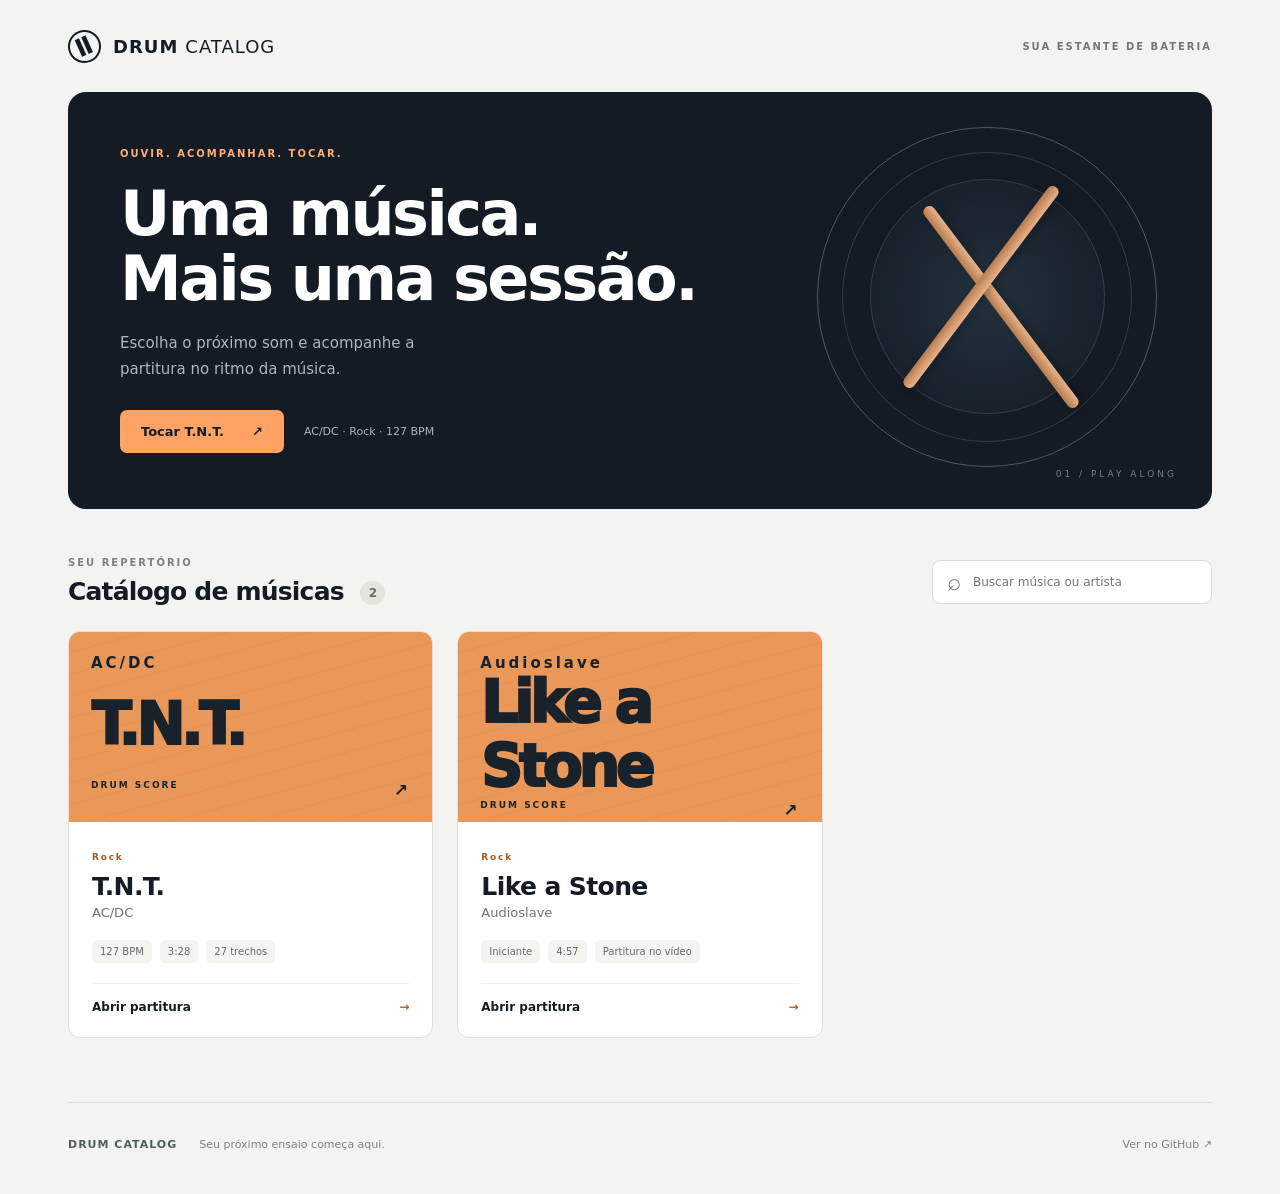
<file: index.html>
<!doctype html>
<html lang="pt-BR"><head><meta charset="utf-8"><meta name="viewport" content="width=device-width, initial-scale=1"><meta name="description" content="Seu catálogo de músicas para estudar bateria com partituras e acompanhamento visual."><meta name="theme-color" content="#141b24"><title>Drum Catalog · Músicas para tocar</title><link rel="stylesheet" href="assets/catalogo.css"><script src="assets/catalogo.js" defer></script></head>
<body><header class="top"><a href="./" class="brand" aria-label="Drum Catalog, início"><span class="brand-mark" aria-hidden="true">Ⅱ</span> DRUM <span>CATALOG</span></a><span class="top-label">SUA ESTANTE DE BATERIA</span></header>
<main><section class="hero"><div class="eyebrow">OUVIR. ACOMPANHAR. TOCAR.</div><h1>Uma música.<br>Mais uma sessão.</h1><p>Escolha o próximo som e acompanhe a partitura no ritmo da música.</p><div class="hero-bottom"><a class="primary" href="musicas/tnt-acdc/">Tocar T.N.T. <span aria-hidden="true">↗</span></a><span class="hero-detail">AC/DC · Rock · 127 BPM</span></div><div class="hero-art" aria-hidden="true"><div class="ring r1"></div><div class="ring r2"></div><div class="ring r3"></div><div class="stick s1"></div><div class="stick s2"></div><span>01 / PLAY ALONG</span></div></section>
<section class="library" aria-labelledby="library-title"><div class="section-head"><div><div class="eyebrow">SEU REPERTÓRIO</div><h2 id="library-title">Catálogo de músicas <span id="count">1</span></h2></div><label class="search"><span aria-hidden="true">⌕</span><input id="search" type="search" placeholder="Buscar música ou artista" aria-label="Buscar música ou artista"></label></div><div id="songs" class="songs" aria-live="polite"><a class="song-card" href="musicas/tnt-acdc/"><div class="cover"><span class="cover-artist">AC/DC</span><strong>T.N.T.</strong><span class="cover-bottom">DRUM SCORE <span>↗</span></span></div><div class="song-info"><span class="genre">ROCK</span><h3>T.N.T.</h3><p>AC/DC</p><div class="metrics"><span>127 BPM</span><span>3:28</span><span>27 trechos</span></div><div class="open-song">Abrir partitura <span aria-hidden="true">→</span></div></div></a></div><p class="empty" id="empty" hidden>Nenhuma música encontrada. Tente outro título ou artista.</p><p class="error" id="error" hidden>Não foi possível atualizar o catálogo. A primeira música continua disponível acima.</p></section></main><footer><span>DRUM CATALOG</span><p>Seu próximo ensaio começa aqui.</p><a href="https://github.com/gelias/drum-catalog" target="_blank" rel="noopener">Ver no GitHub ↗</a></footer></body></html>
</file>
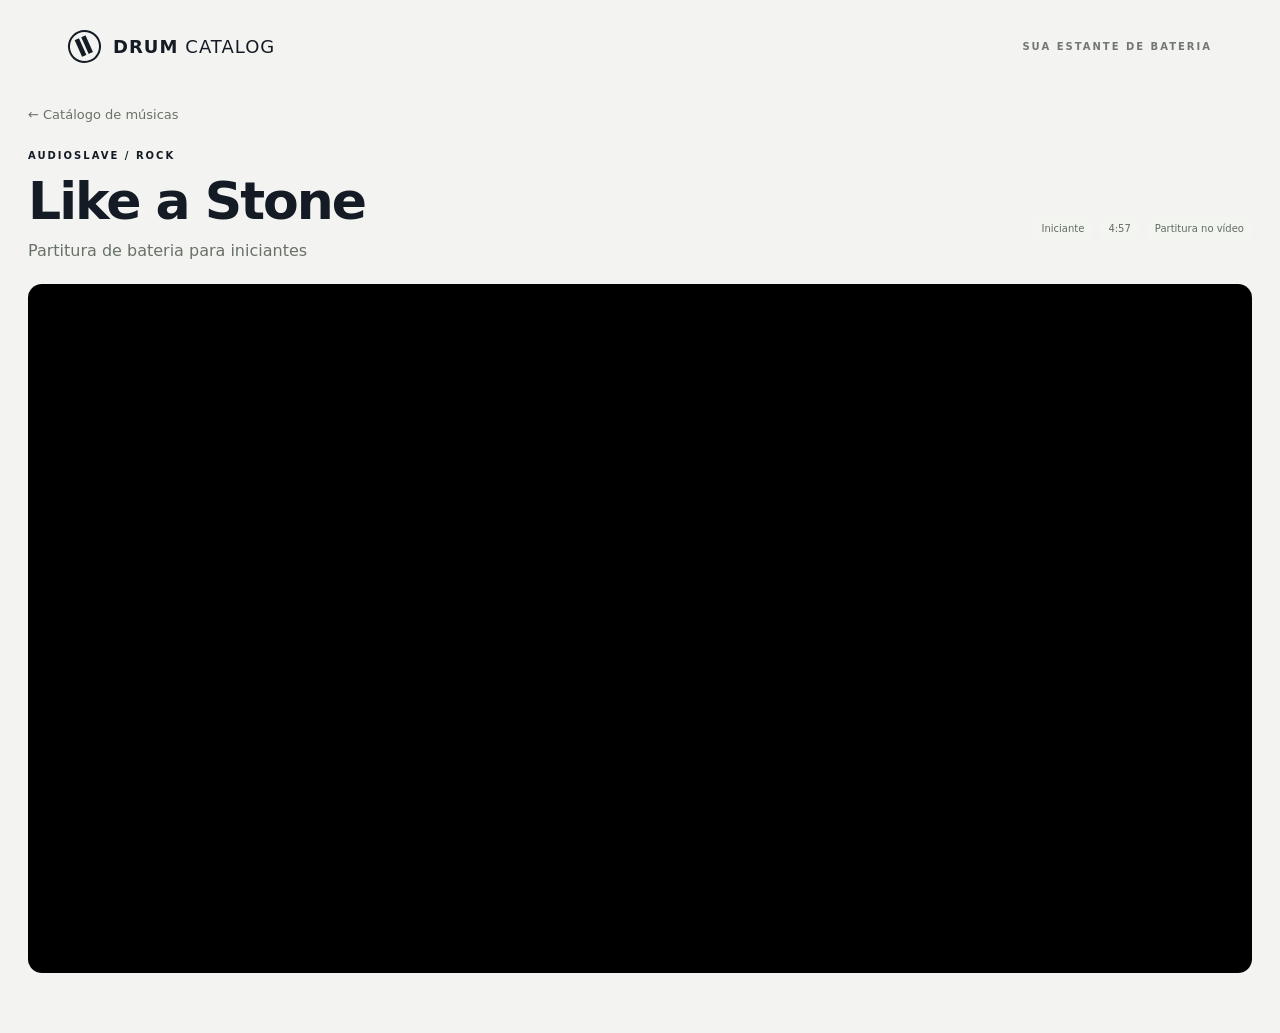
<file: musicas/like-a-stone-audioslave/index.html>
<!doctype html><html lang="pt-BR"><head><meta charset="utf-8"><meta name="viewport" content="width=device-width,initial-scale=1"><meta name="referrer" content="strict-origin-when-cross-origin"><meta name="description" content="Estude Like a Stone, do Audioslave, com a partitura para iniciantes exibida no vídeo."><title>Like a Stone · Audioslave | Drum Catalog</title><link rel="stylesheet" href="../../assets/catalogo.css"><style>
.song-main{max-width:1200px;margin:auto;padding:12px 28px 60px}.back{display:inline-block;font-size:13px;color:#697267;margin-bottom:28px}.song-heading{display:flex;align-items:flex-end;justify-content:space-between;gap:20px;margin-bottom:24px}.song-heading h1{font-size:clamp(32px,5vw,52px);letter-spacing:-2px;margin:10px 0}.song-heading p{color:#687167;margin:0}.video-stage{background:#000;aspect-ratio:16/9;border-radius:14px;overflow:hidden}.video-stage iframe{display:block;width:100%;height:100%;border:0}.song-tip{font-size:14px;line-height:1.7;color:#647063;margin:20px 0 28px}.study-note{background:white;border:1px solid #dce1d6;border-radius:12px;padding:24px}.study-note h2{font-size:18px;margin:0 0 10px}.study-note textarea{font:inherit;line-height:1.6;width:100%;min-height:130px;resize:vertical;padding:12px;border:1px solid #dce1d6;border-radius:6px}.note-status{font-size:12px;color:#687167}.source{font-size:12px;color:#687167;display:block;margin-top:16px;text-decoration:underline}@media(max-width:600px){.song-main{padding:8px 16px 40px}.song-heading{align-items:flex-start;flex-direction:column;gap:12px}.study-note{padding:18px}.video-stage{border-radius:8px}}
.song-main,.song-heading,.video-stage{min-width:0;max-width:100%}.video-stage iframe{min-width:0}.video-actions{display:flex;gap:10px;flex-wrap:wrap;margin-top:14px}.video-actions button{border:1px solid #d4dacf;border-radius:8px;padding:12px 16px;min-height:44px;background:white;color:#17243a;font:inherit;cursor:pointer}body.video-focus{background:#000}body.video-focus .video-stage{position:fixed;inset:0;width:100vw;height:100dvh;aspect-ratio:auto;z-index:50;border-radius:0}body.video-focus .video-actions{position:fixed;top:10px;right:12px;z-index:51;margin:0}body.video-focus #videoHint{display:none}.study-note textarea{font-size:16px}@media(max-width:600px){.song-main{padding-left:8px;padding-right:8px}.song-heading{padding:0 8px}.video-stage{border-radius:0}.video-actions,.song-tip,.study-note,.source{margin-left:8px;margin-right:8px}.song-heading h1{letter-spacing:-1px}.song-tip{font-size:13px}} </style></head><body><header class="top"><a class="brand" href="../../"><span class="brand-mark" aria-hidden="true">Ⅱ</span> DRUM <span>CATALOG</span></a><span class="top-label">SUA ESTANTE DE BATERIA</span></header><main class="song-main"><a class="back" href="../../">← Catálogo de músicas</a><div class="song-heading"><div><div class="eyebrow">AUDIOSLAVE / ROCK</div><h1>Like a Stone</h1><p>Partitura de bateria para iniciantes</p></div><div class="metrics"><span>Iniciante</span><span>4:57</span><span>Partitura no vídeo</span></div></div><div class="video-stage"><iframe title="Like a Stone — Audioslave: bateria e partitura para iniciantes" src="https://www.youtube.com/embed/Jsy2qYa-U3Q?rel=0&amp;playsinline=1" referrerpolicy="strict-origin-when-cross-origin" allow="accelerometer; autoplay; clipboard-write;
</file>
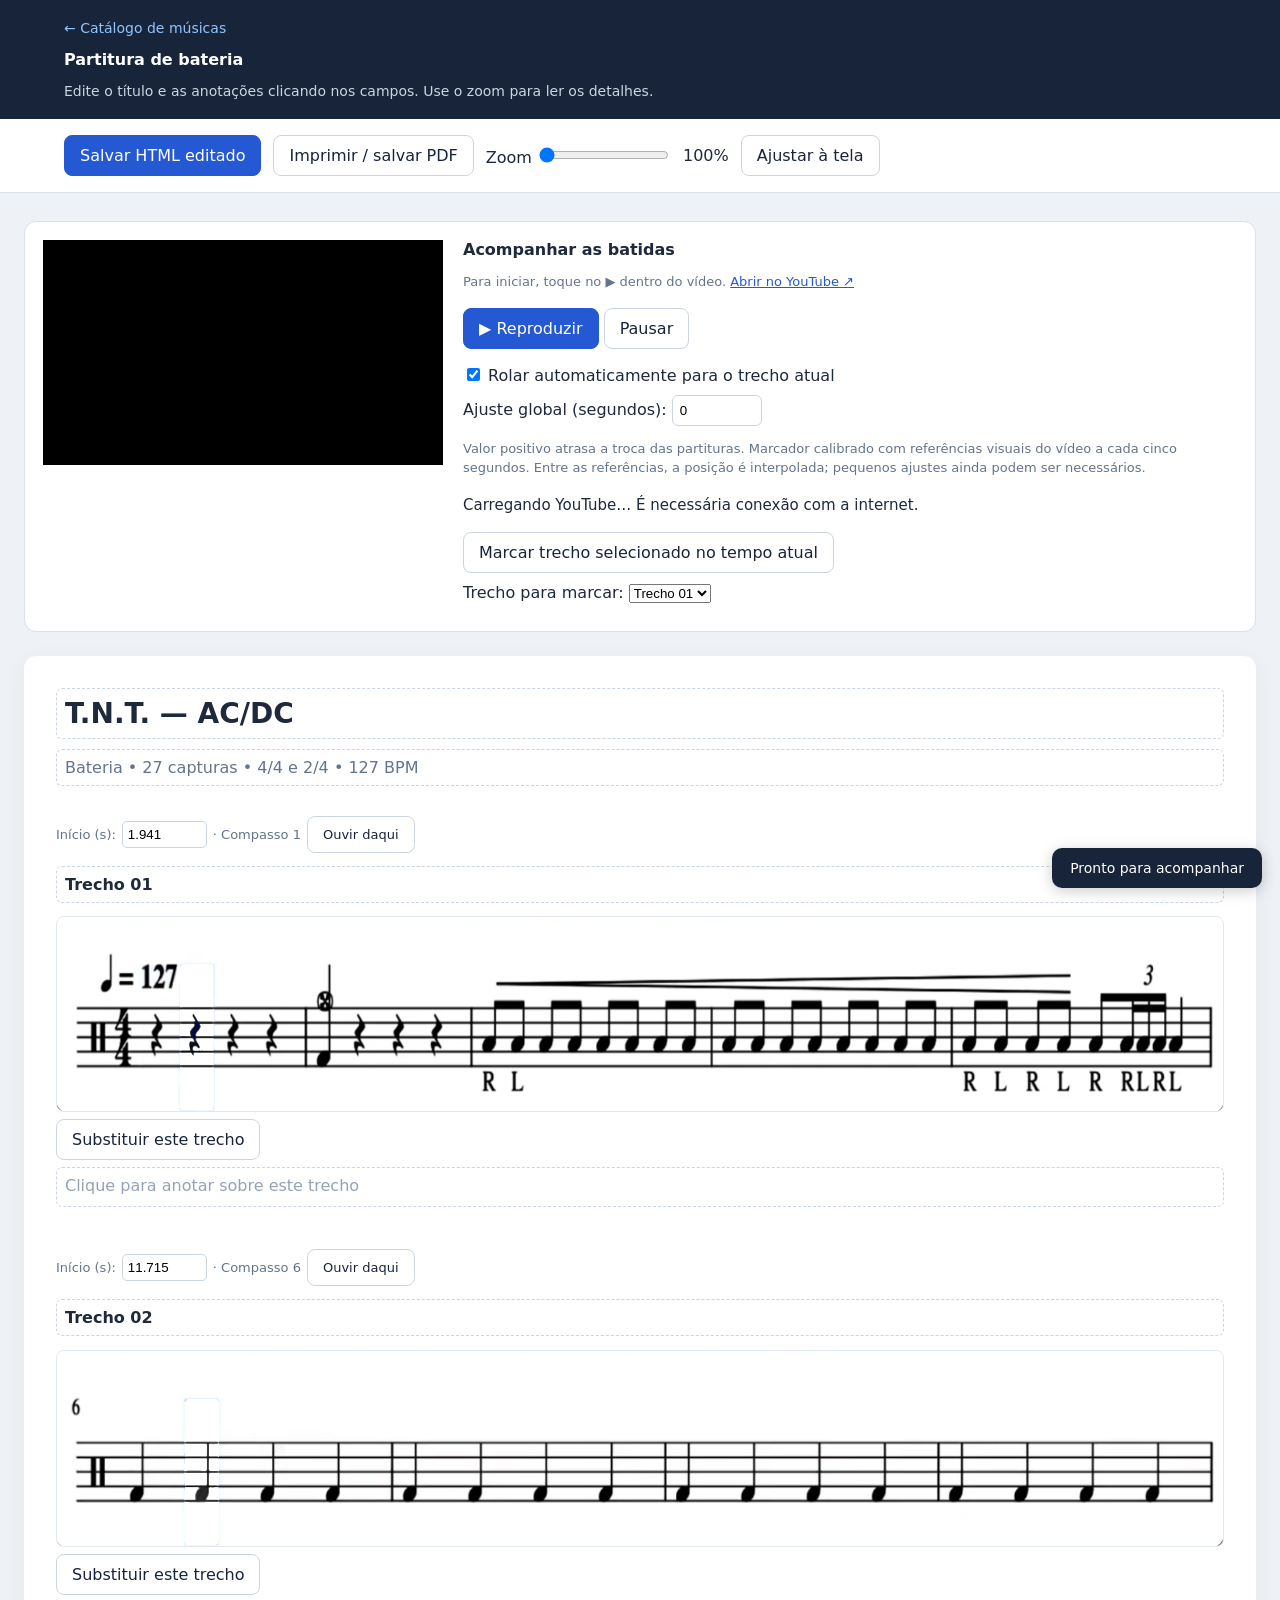
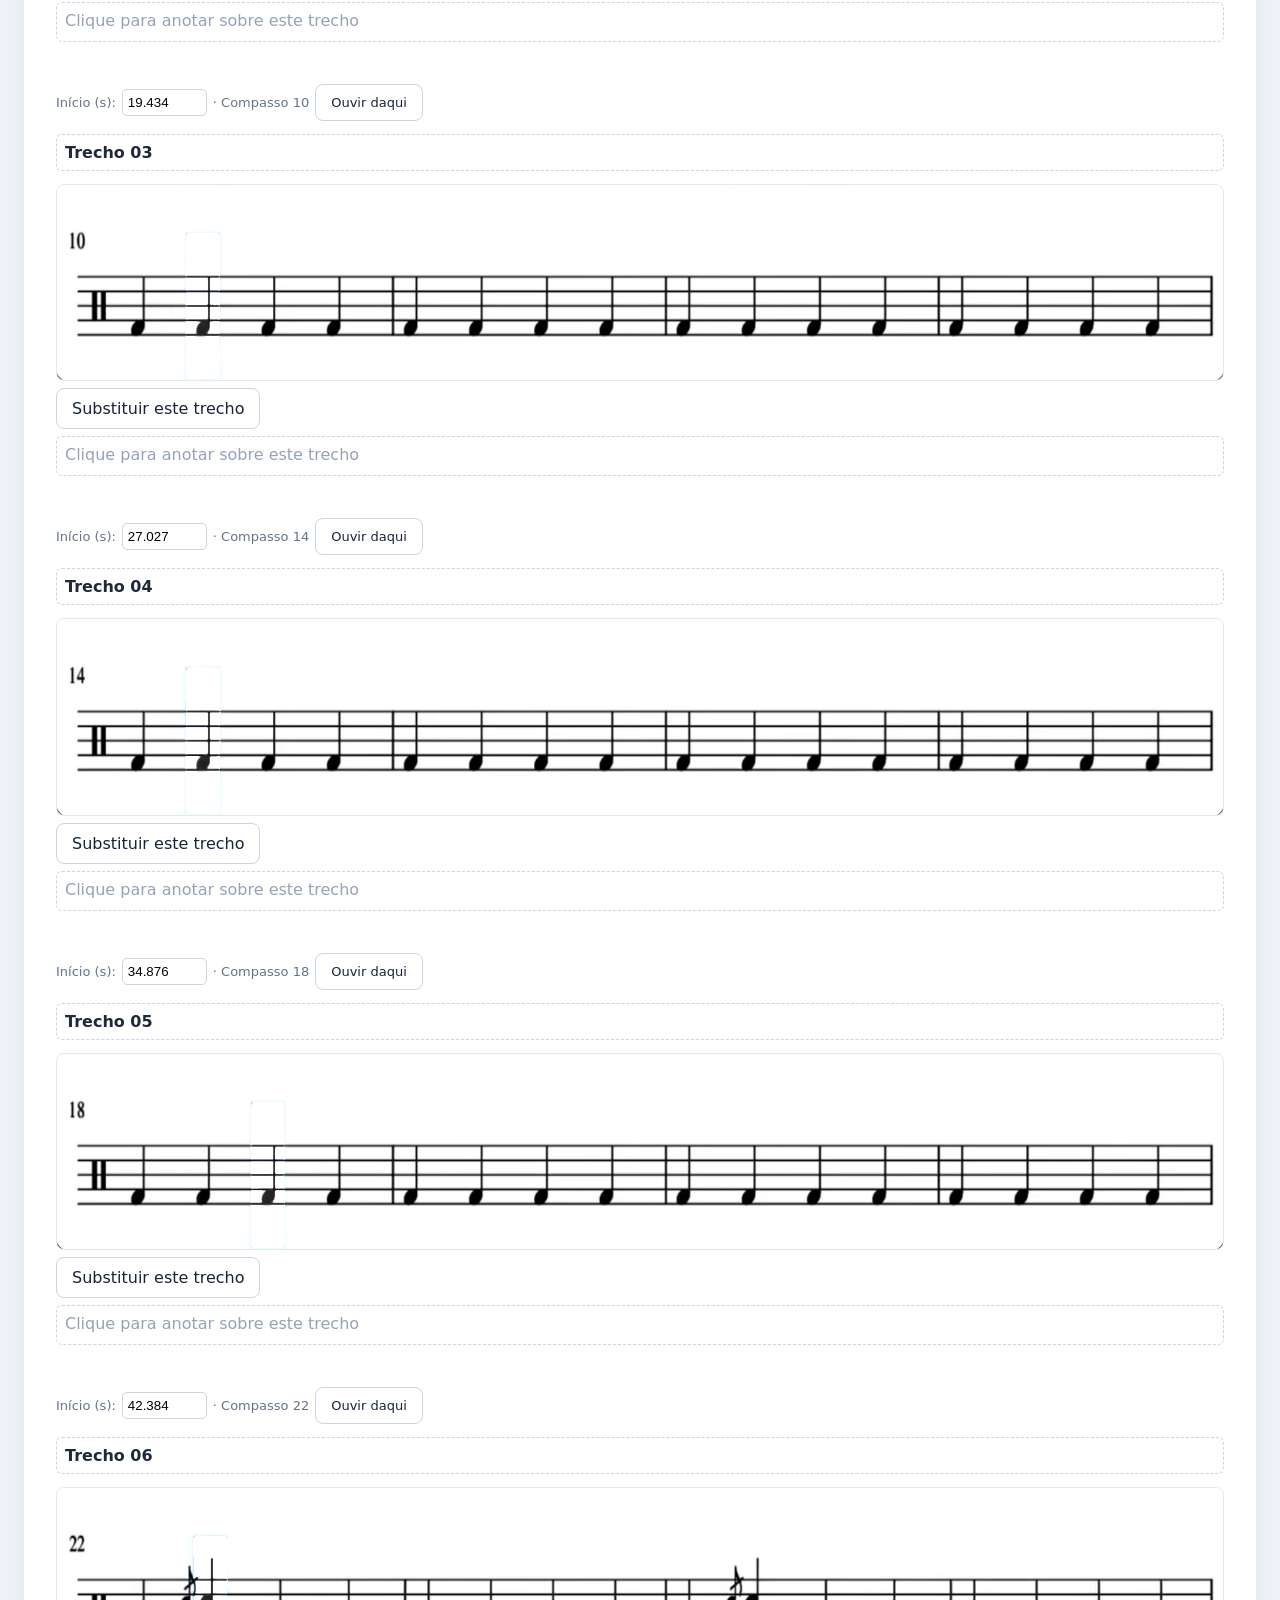
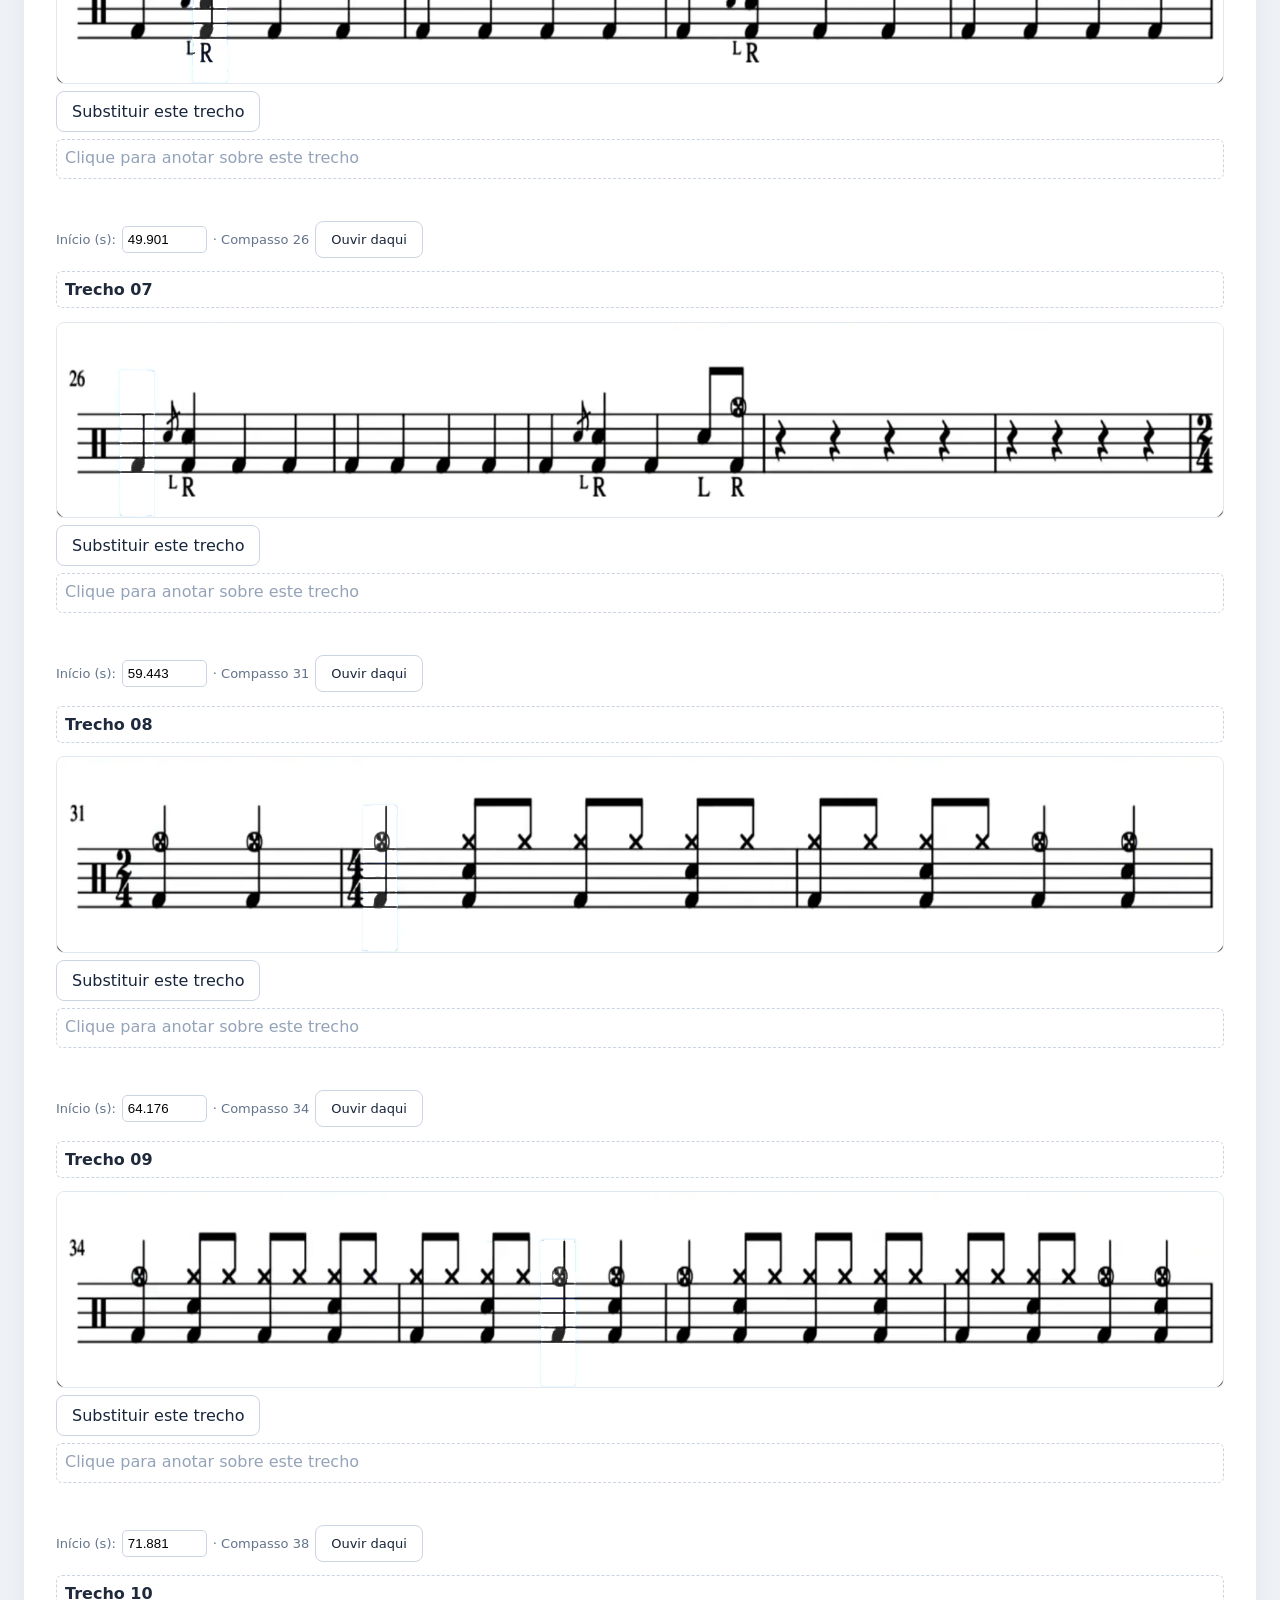
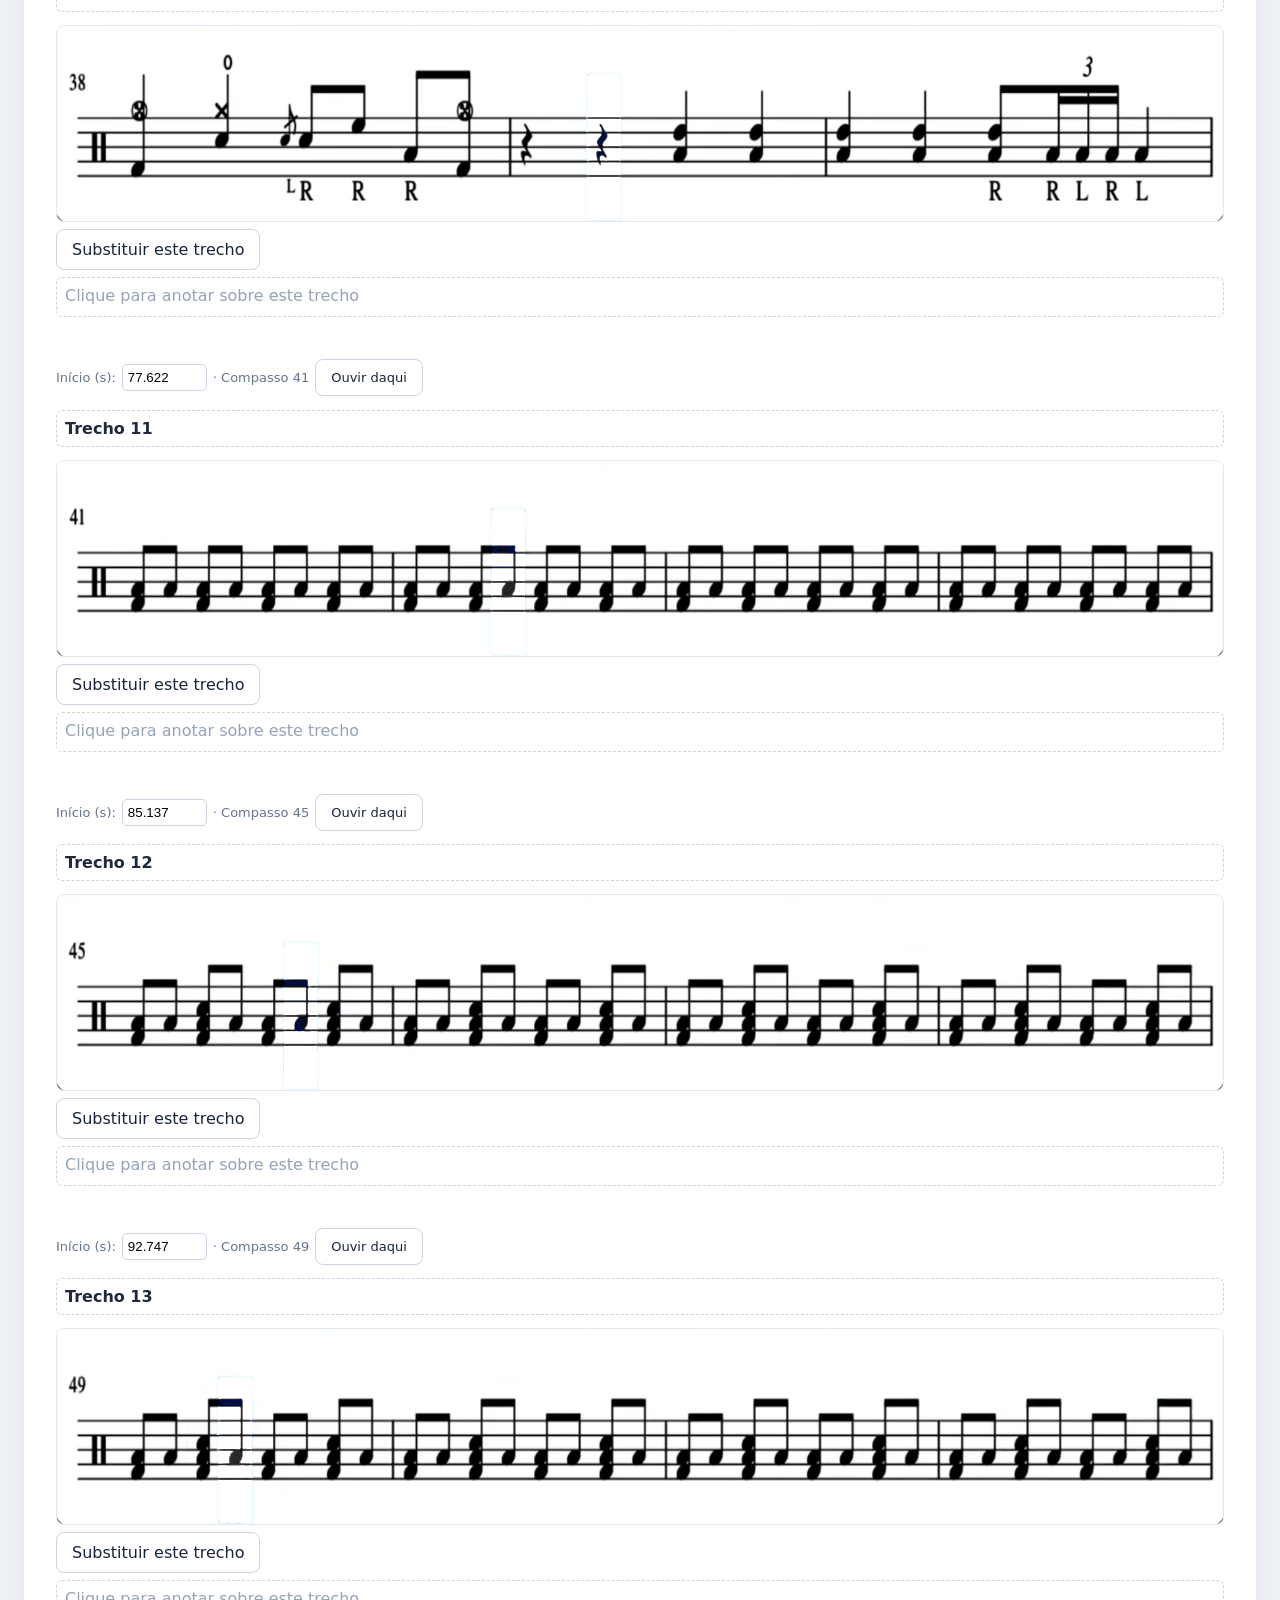
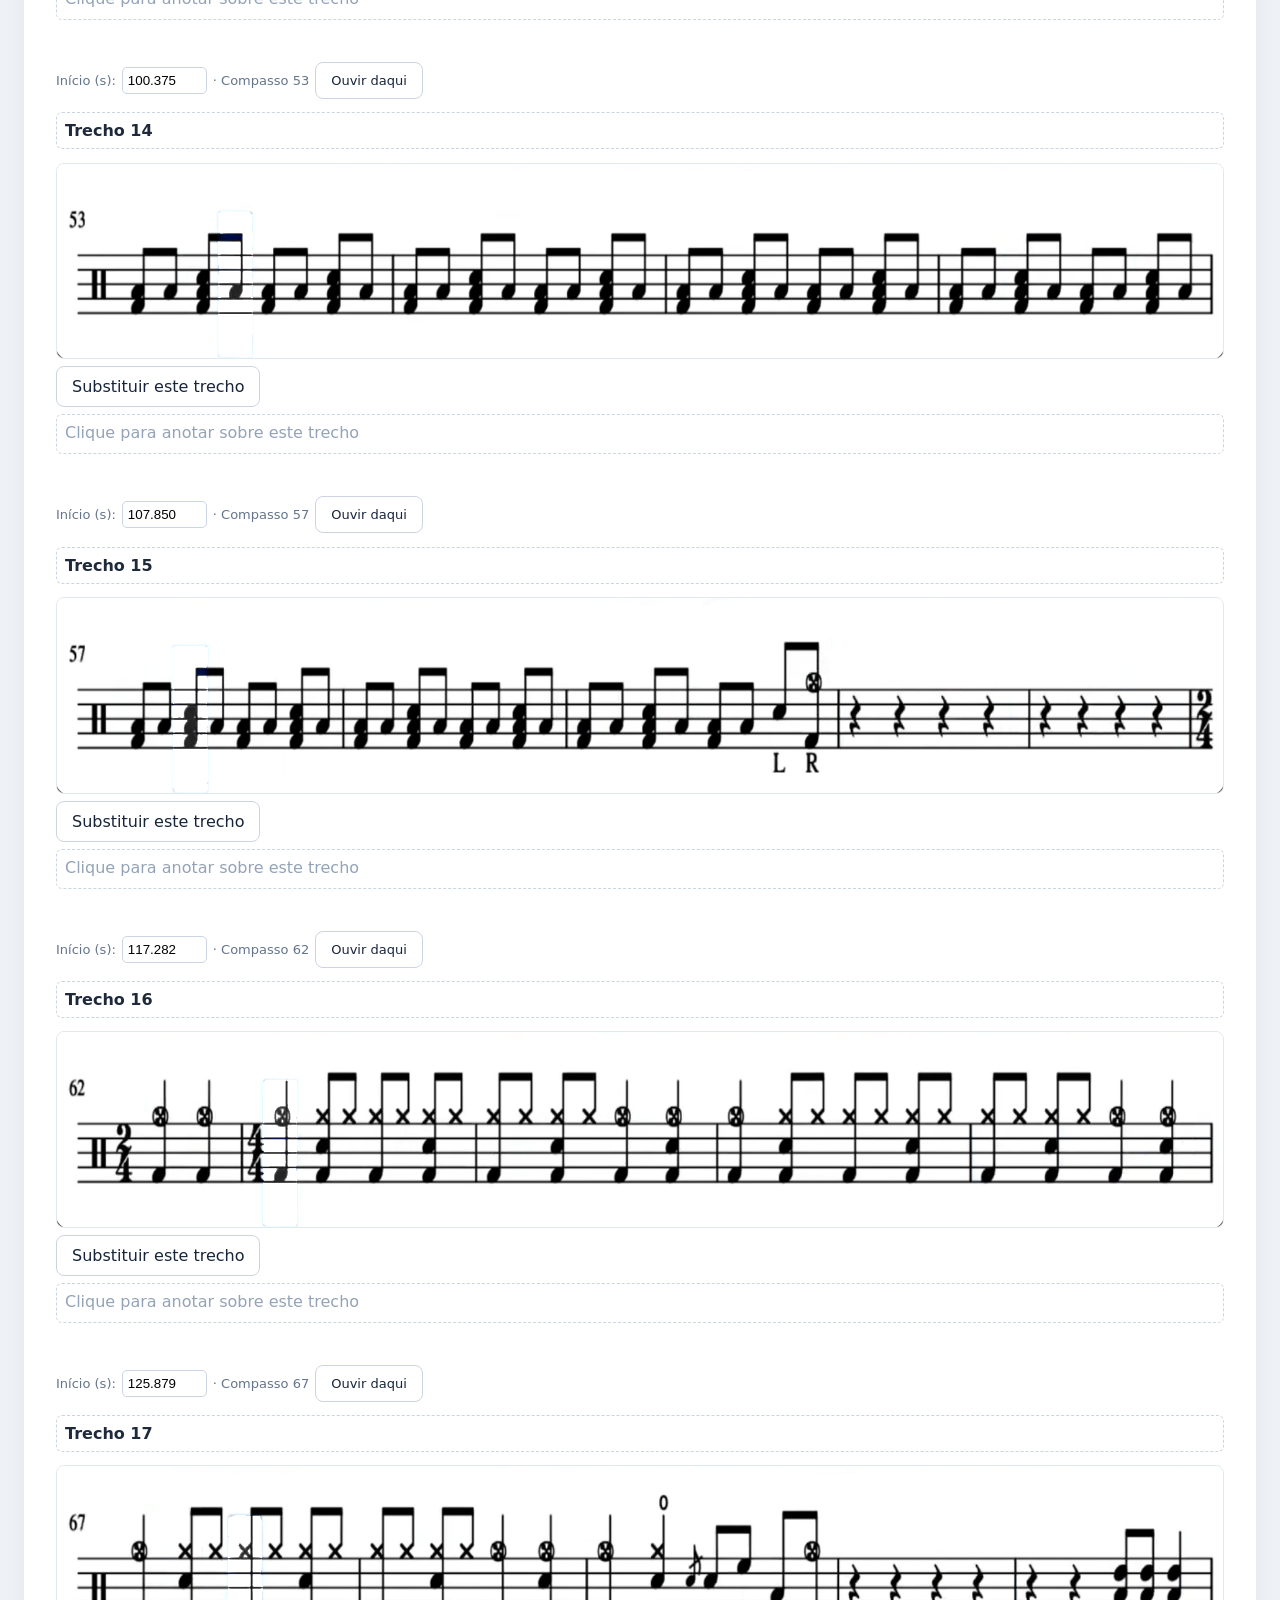
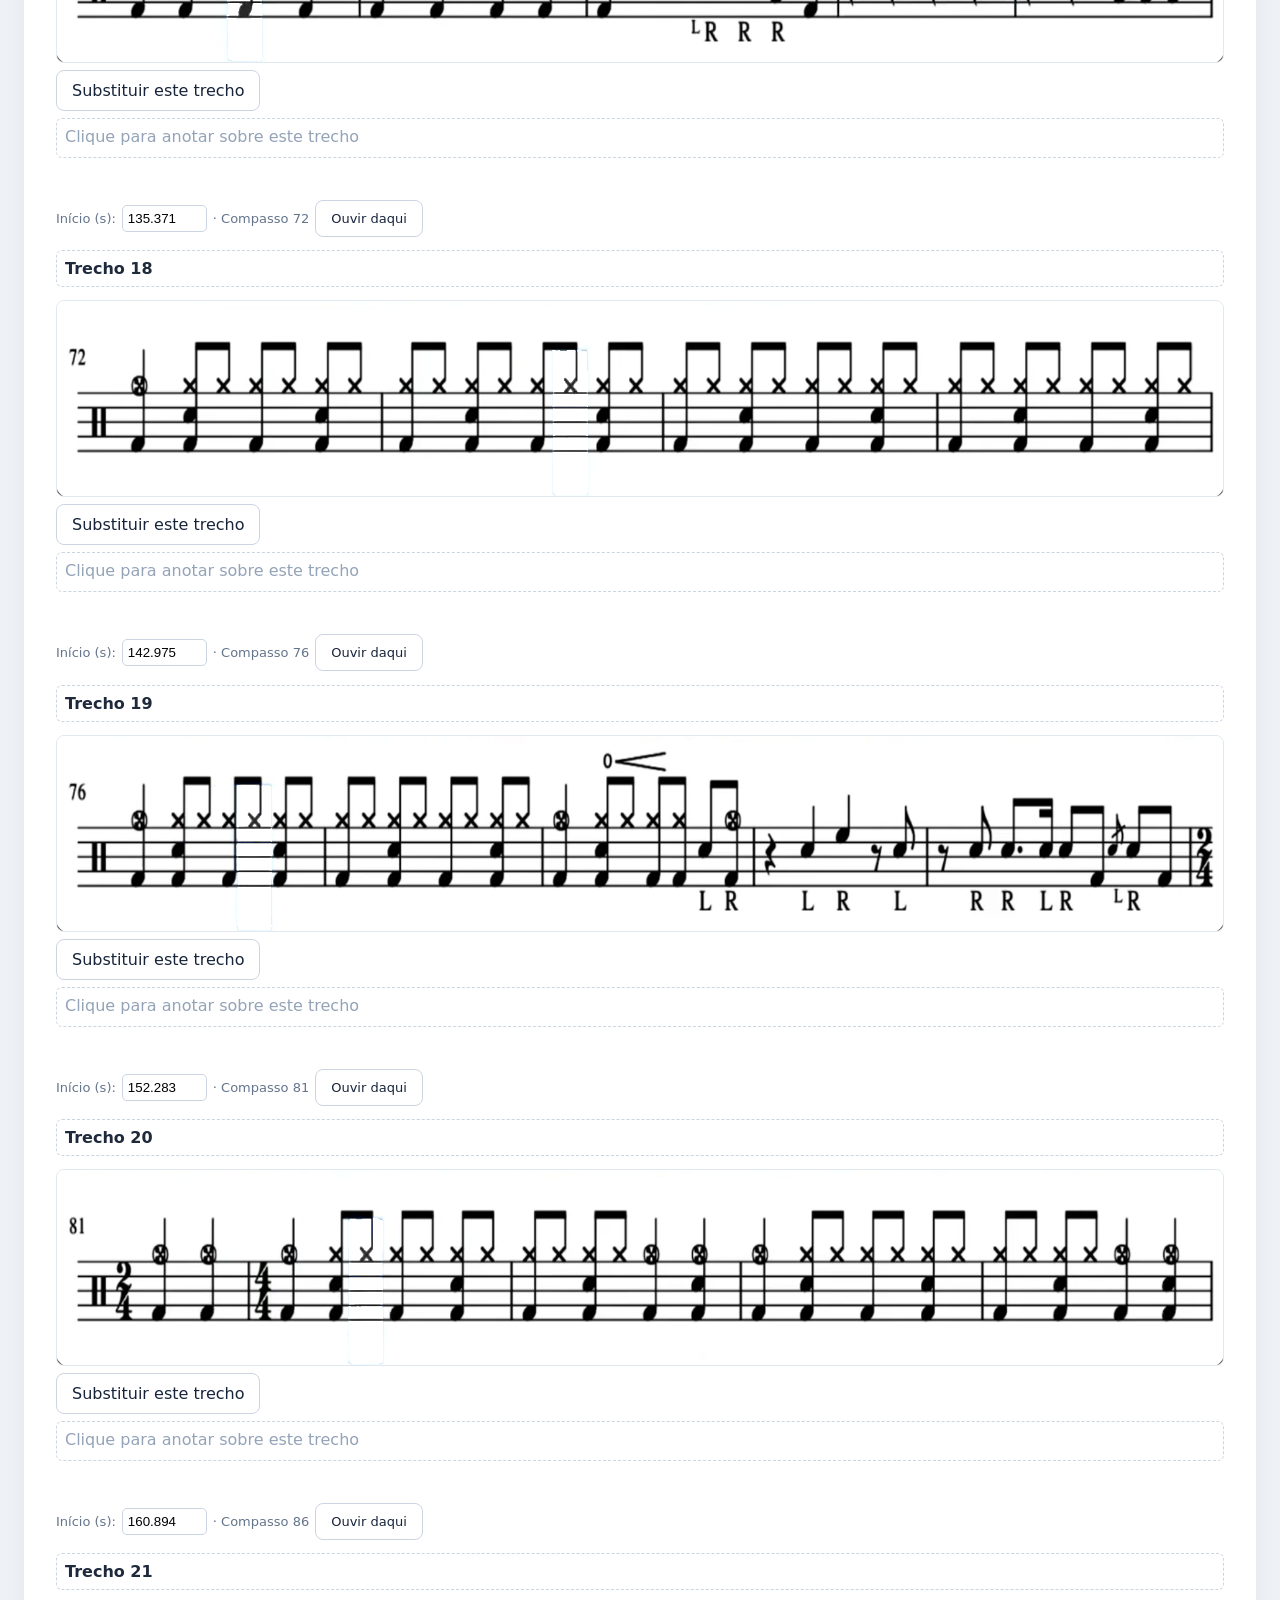
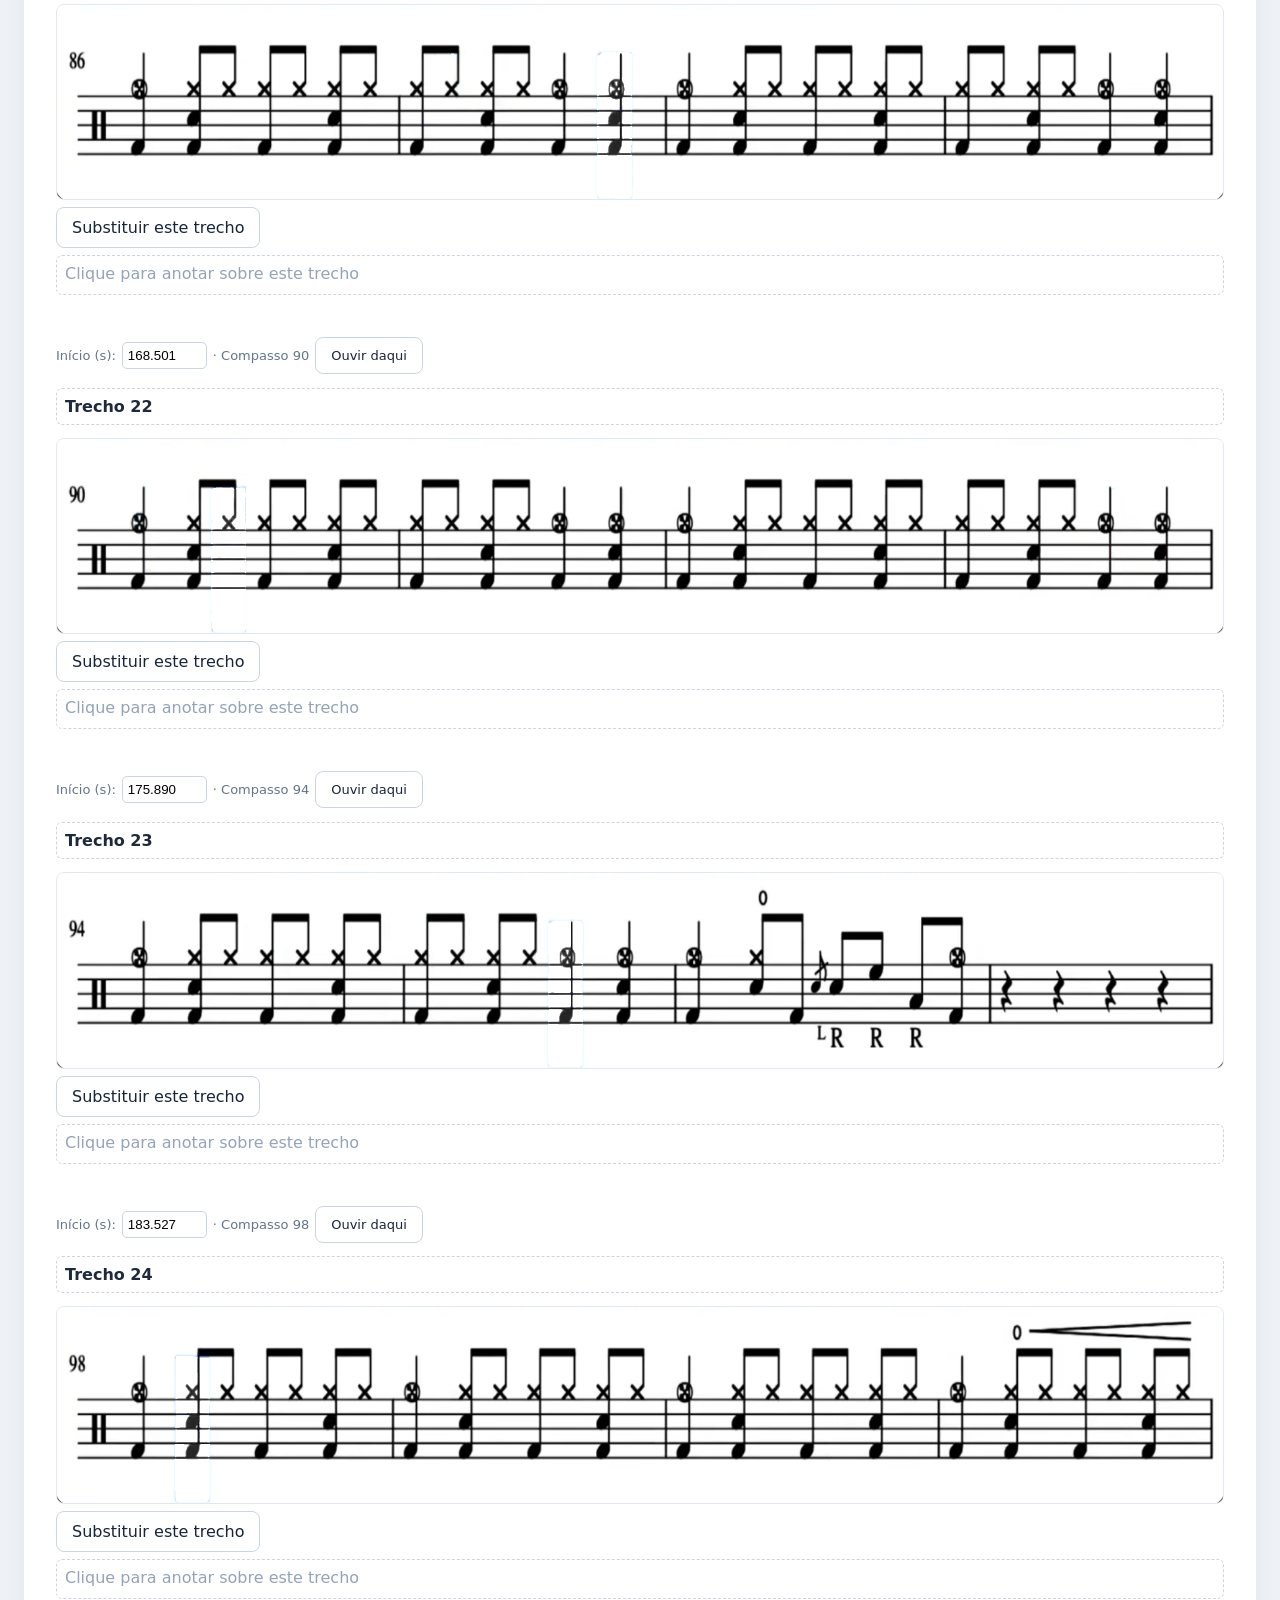
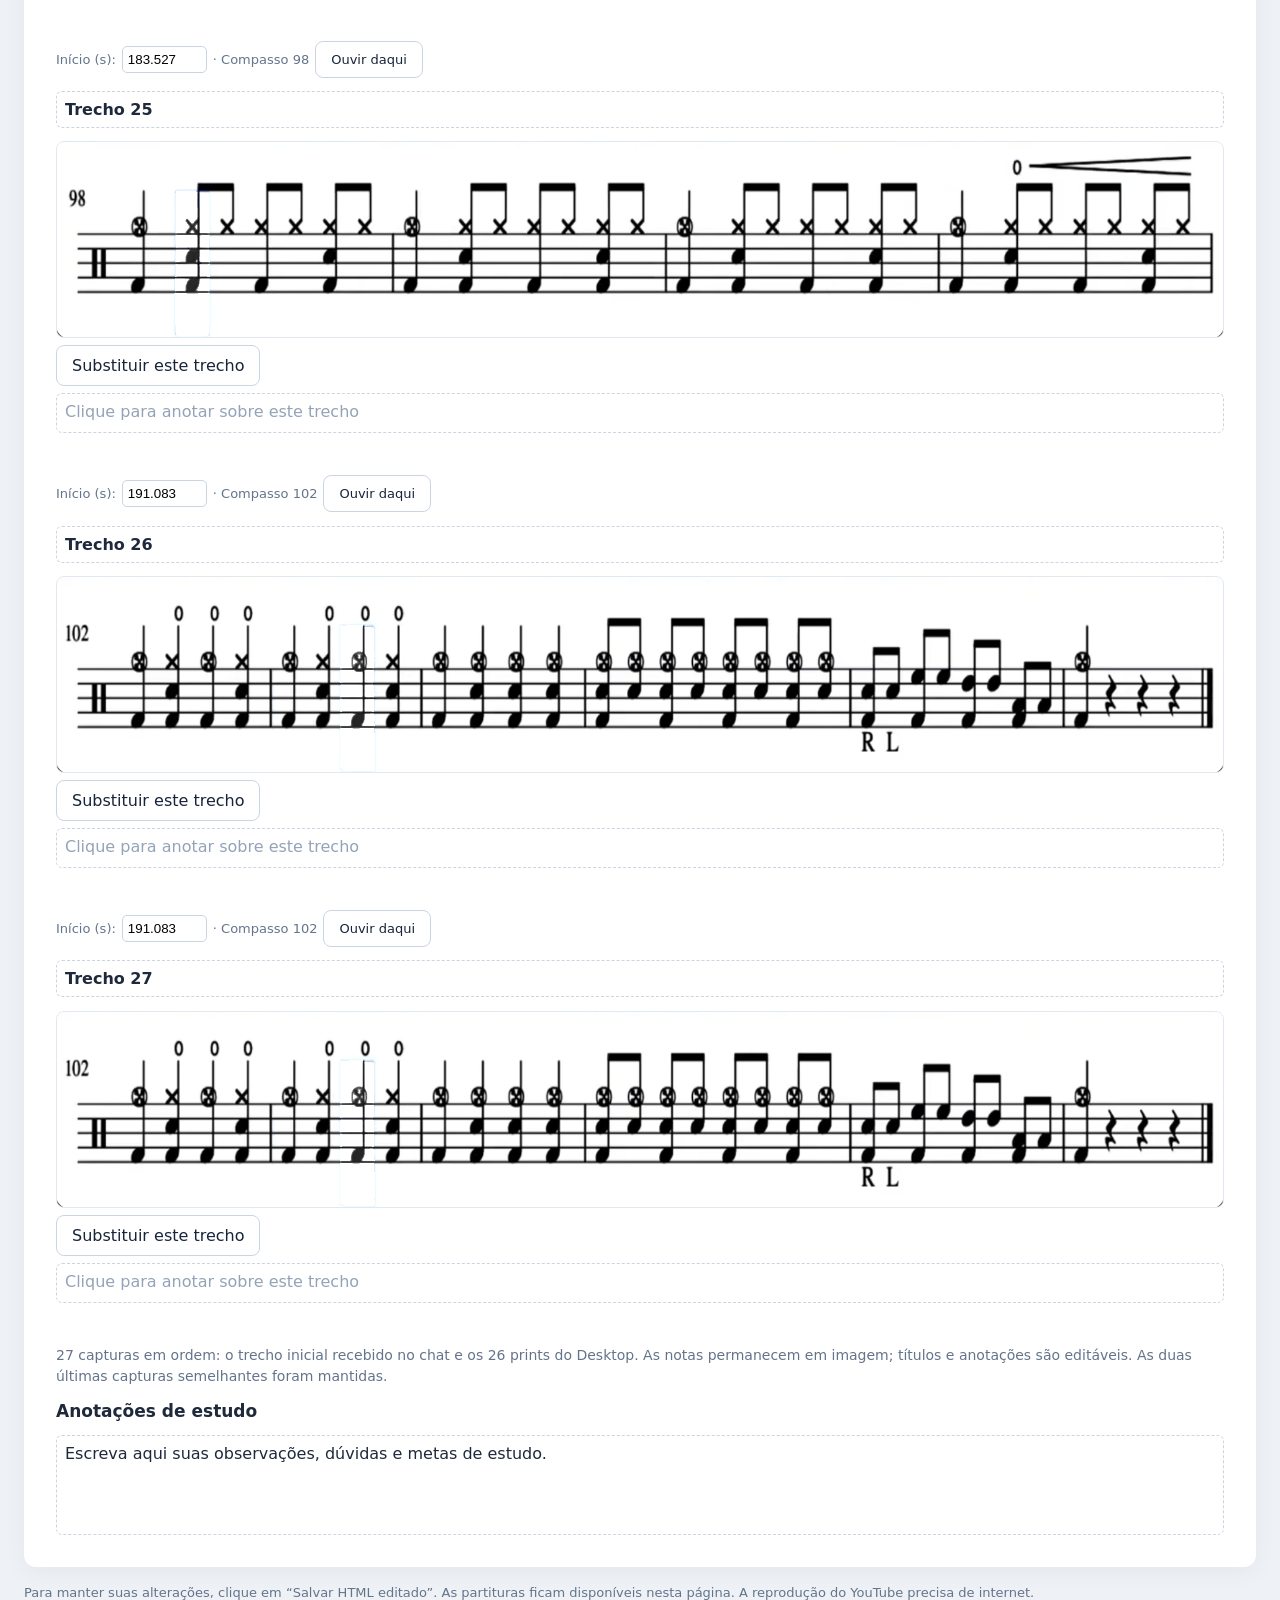
<file: musicas/tnt-acdc/index.html>
<!doctype html>
<html lang="pt-BR"><head><meta charset="utf-8"><meta name="referrer" content="strict-origin-when-cross-origin"><meta name="viewport" content="width=device-width,initial-scale=1"><title>T.N.T. — Partitura de bateria</title>
<link rel="stylesheet" href="player.css?v=20261113b"></head><body>
<header><a class="catalog-back" href="../../">← Catálogo de músicas</a><strong>Partitura de bateria</strong><p>Edite o título e as anotações clicando nos campos. Use o zoom para ler os detalhes.</p></header>
<div class="toolbar"><button class="primary" onclick="downloadHTML()">Salvar HTML editado</button><button onclick="window.print()">Imprimir / salvar PDF</button><label>Zoom <input id="zoom" type="range" min="100" max="250" value="100" aria-label="Zoom da partitura"></label><span id="zoomValue">100%</span><button class="fit-button" onclick="fitScores()">Ajustar à tela</button><span class="status" id="status" role="status"></span></div>
<main><section class="follow-panel no-print"><div class="follow-layout"><div class="video-wrap"><iframe id="youtube-player" title="T.N.T. — AC/DC" width="560" height="315" src="https://www.youtube.com/embed/9D4o_T33Brw?enablejsapi=1&amp;playsinline=1&amp;rel=0" allow="autoplay; encrypted-media; picture-in-picture; fullscreen" referrerpolicy="strict-origin-when-cross-origin" allowfullscreen></iframe></div><div class="follow-controls"><strong>Acompanhar as batidas</strong><p class="player-help">Para iniciar, toque no ▶ dentro do vídeo. <a href="https://www.youtube.com/watch?v=9D4o_T33Brw" target="_blank" rel="noopener">Abrir no YouTube ↗</a></p><p><button class="primary" onclick="playMusic()">▶ Reproduzir</button> <button onclick="pauseMusic()">Pausar</button></p><label><input id="autoFollow" type="checkbox" checked> Rolar automaticamente para o trecho atual</label><label>Ajuste global (segundos): <input id="syncOffset" type="number" value="0" step="0.1" onchange="saveOffset(this)"></label><p class="sync-warning">Valor positivo atrasa a troca das partituras. Marcador calibrado com referências visuais do vídeo a cada cinco segundos. Entre as referências, a posição é interpolada; pequenos ajustes ainda podem ser necessários.</p><p id="playStatus" class="play-status" role="status">Carregando YouTube… É necessária conexão com a internet.</p><button onclick="markCurrent()">Marcar trecho selecionado no tempo atual</button><label>Trecho para marcar: <select id="markSelect"></select></label></div></div></section><article class="sheet"><h1 contenteditable="true" aria-label="Título">T.N.T. — AC/DC</h1><div class="subtitle" contenteditable="true" aria-label="Descrição">Bateria • 27 capturas • 4/4 e 2/4 • 127 BPM</div><section class="part" data-start="0.000" data-measure="1" data-auto="true"><div class="sync-time no-print">Início (s): <input class="part-start" type="number" step="0.1" min="0" value="0.000" onchange="updateStart(this)"> · Compasso 1 <button onclick="seekPart(this)">Ouvir daqui</button></div><h2 contenteditable="true">Trecho 01</h2><div class="score-scroll"><div class="score-surface"><img class="score-image" src="partitura-01.png" alt="Partitura de bateria, trecho 1"><div class="beat-cursor" aria-hidden="true"></div></div></div><label class="upload no-print">Substituir este trecho<input type="file" accept="image/*" onchange="replacePart(this)"></label><div class="notes part-note" contenteditable="true" aria-label="Anotação do trecho 1"></div></section><section class="part" data-start="9.449" data-measure="6" data-auto="true"><div class="sync-time no-print">Início (s): <input class="part-start" type="number" step="0.1" min="0" value="9.449" onchange="updateStart(this)"> · Compasso 6 <button onclick="seekPart(this)">Ouvir daqui</button></div><h2 contenteditable="true">Trecho 02</h2><div class="score-scroll"><div class="score-surface"><img class="score-image" src="partitura-02.png" alt="Partitura de bateria, trecho 2"><div class="beat-cursor" aria-hidden="true"></div></div></div><label class="upload no-print">Substituir este trecho<input type="file" accept="image/*" onchange="replacePart(this)"></label><div class="notes part-note" contenteditable="true" aria-label="Anotação do trecho 2"></div></section><section class="part" data-start="17.008" data-measure="10" data-auto="true"><div class="sync-time no-print">Início (s): <input class="part-start" type="number" step="0.1" min="0" value="17.008" onchange="updateStart(this)"> · Compasso 10 <button onclick="seekPart(this)">Ouvir daqui</button></div><h2 contenteditable="true">Trecho 03</h2><div class="score-scroll"><div class="score-surface"><img class="score-image" src="partitura-03.png" alt="Partitura de bateria, trecho 3"><div class="beat-cursor" aria-hidden="true"></div></div></div><label class="upload no-print">Substituir este trecho<input type="file" accept="image/*" onchange="replacePart(this)"></label><div class="notes part-note" contenteditable="true" aria-label="Anotação do trecho 3"></div></section><section class="part" data-start="24.567" data-measure="14" data-auto="true"><div class="sync-time no-print">Início (s): <input class="part-start" type="number" step="0.1" min="0" value="24.567" onchange="updateStart(this)"> · Compasso 14 <button onclick="seekPart(this)">Ouvir daqui</button></div><h2 contenteditable="true">Trecho 04</h2><div class="score-scroll"><div class="score-surface"><img class="score-image" src="partitura-04.png" alt="Partitura de bateria, trecho 4"><div class="beat-cursor" aria-hidden="true"></div></div></div><label class="upload no-print">Substituir este trecho<input type="file" accept="image/*" onchange="replacePart(this)"></label><div class="notes part-note" contenteditable="true" aria-label="Anotação do trecho 4"></div></section><section class="part" data-start="32.126" data-measure="18" data-auto="true"><div class="sync-time no-print">Início (s): <input class="part-start" type="number" step="0.1" min="0" value="32.126" onchange="updateStart(this)"> · Compasso 18 <button onclick="seekPart(this)">Ouvir daqui</button></div><h2 contenteditable="true">Trecho 05</h2><div class="score-scroll"><div class="score-surface"><img class="score-image" src="partitura-05.png" alt="Partitura de bateria, trecho 5"><div class="beat-cursor" aria-hidden="true"></div></div></div><label class="upload no-print">Substituir este trecho<input type="file" accept="image/*" onchange="replacePart(this)"></label><div class="notes part-note" contenteditable="true" aria-label="Anotação do trecho 5"></div></section><section class="part" data-start="39.685" data-measure="22" data-auto="true"><div class="sync-time no-print">Início (s): <input class="part-start" type="number" step="0.1" min="0" value="39.685" onchange="updateStart(this)"> · Compasso 22 <button onclick="seekPart(this)">Ouvir daqui</button></div><h2 contenteditable="true">Trecho 06</h2><div class="score-scroll"><div class="score-surface"><img class="score-image" src="partitura-06.png" alt="Partitura de bateria, trecho 6"><div class="beat-cursor" aria-hidden="true"></div></div></div><label class="upload no-print">Substituir este trecho<input type="file" accept="image/*" onchange="replacePart(this)"></label><div class="notes part-note" contenteditable="true" aria-label="Anotação do trecho 6"></div></section><section class="part" data-start="47.244" data-measure="26" data-auto="true"><div class="sync-time no-print">Início (s): <input class="part-start" type="number" step="0.1" min="0" value="47.244" onchange="updateStart(this)"> · Compasso 26 <button onclick="seekPart(this)">Ouvir daqui</button></div><h2 contenteditable="true">Trecho 07</h2><div class="score-scroll"><div class="score-surface"><img class="score-image" src="partitura-07.png" alt="Partitura de bateria, trecho 7"><div class="beat-cursor" aria-hidden="true"></div></div></div><label class="upload no-print">Substituir este trecho<input type="file" accept="image/*" onchange="replacePart(this)"></label><div class="notes part-note" contenteditable="true" aria-label="Anotação do trecho 7"></div></section><section class="part" data-start="56.693" data-measure="31" data-auto="true"><div class="sync-time no-print">Início (s): <input class="part-start" type="number" step="0.1" min="0" value="56.693" onchange="updateStart(this)"> · Compasso 31 <button onclick="seekPart(this)">Ouvir daqui</button></div><h2 contenteditable="true">Trecho 08</h2><div class="score-scroll"><div class="score-surface"><img class="score-image" src="partitura-08.png" alt="Partitura de bateria, trecho 8"><div class="beat-cursor" aria-hidden="true"></div></div></div><label class="upload no-print">Substituir este trecho<input type="file" accept="image/*" onchange="replacePart(this)"></label><div class="notes part-note" contenteditable="true" aria-label="Anotação do trecho 8"></div></section><section class="part" data-start="62.362" data-measure="34" data-auto="true"><div class="sync-time no-print">Início (s): <input class="part-start" type="number" step="0.1" min="0" value="62.362" onchange="updateStart(this)"> · Compasso 34 <button onclick="seekPart(this)">Ouvir daqui</button></div><h2 contenteditable="true">Trecho 09</h2><div class="score-scroll"><div class="score-surface"><img class="score-image" src="partitura-09.png" alt="Partitura de bateria, trecho 9"><div class="beat-cursor" aria-hidden="true"></div></div></div><label class="upload no-print">Substituir este trecho<input type="file" accept="image/*" onchange="replacePart(this)"></label><div class="notes part-note" contenteditable="true" aria-label="Anotação do trecho 9"></div></section><section class="part" data-start="69.921" data-measure="38" data-auto="true"><div class="sync-time no-print">Início (s): <input class="part-start" type="number" step="0.1" min="0" value="69.921" onchange="updateStart(this)"> · Compasso 38 <button onclick="seekPart(this)">Ouvir daqui</button></div><h2 contenteditable="true">Trecho 10</h2><div class="score-scroll"><div class="score-surface"><img class="score-image" src="partitura-10.png" alt="Partitura de bateria, trecho 10"><div class="beat-cursor" aria-hidden="true"></div></div></div><label class="upload no-print">Substituir este trecho<input type="file" accept="image/*" onchange="replacePart(this)"></label><div class="notes part-note" contenteditable="true" aria-label="Anotação do trecho 10"></div></section><section class="part" data-start="75.591" data-measure="41" data-auto="true"><div class="sync-time no-print">Início (s): <input class="part-start" type="number" step="0.1" min="0" value="75.591" onchange="updateStart(this)"> · Compasso 41 <button onclick="seekPart(this)">Ouvir daqui</button></div><h2 contenteditable="true">Trecho 11</h2><div class="score-scroll"><div class="score-surface"><img class="score-image" src="partitura-11.png" alt="Partitura de bateria, trecho 11"><div class="beat-cursor" aria-hidden="true"></div></div></div><label class="upload no-print">Substituir este trecho<input type="file" accept="image/*" onchange="replacePart(this)"></label><div class="notes part-note" contenteditable="true" aria-label="Anotação do trecho 11"></div></section><section class="part" data-start="83.150" data-measure="45" data-auto="true"><div class="sync-time no-print">Início (s): <input class="part-start" type="number" step="0.1" min="0" value="83.150" onchange="updateStart(this)"> · Compasso 45 <button onclick="seekPart(this)">Ouvir daqui</button></div><h2 contenteditable="true">Trecho 12</h2><div class="score-scroll"><div class="score-surface"><img class="score-image" src="partitura-12.png" alt="Partitura de bateria, trecho 12"><div class="beat-cursor" aria-hidden="true"></div></div></div><label class="upload no-print">Substituir este trecho<input type="file" accept="image/*" onchange="replacePart(this)"></label><div class="notes part-note" contenteditable="true" aria-label="Anotação do trecho 12"></div></section><section class="part" data-start="90.709" data-measure="49" data-auto="true"><div class="sync-time no-print">Início (s): <input class="part-start" type="number" step="0.1" min="0" value="90.709" onchange="updateStart(this)"> · Compasso 49 <button onclick="seekPart(this)">Ouvir daqui</button></div><h2 contenteditable="true">Trecho 13</h2><div class="score-scroll"><div class="score-surface"><img class="score-image" src="partitura-13.png" alt="Partitura de bateria, trecho 13"><div class="beat-cursor" aria-hidden="true"></div></div></div><label class="upload no-print">Substituir este trecho<input type="file" accept="image/*" onchange="replacePart(this)"></label><div class="notes part-note" contenteditable="true" aria-label="Anotação do trecho 13"></div></section><section class="part" data-start="98.268" data-measure="53" data-auto="true"><div class="sync-time no-print">Início (s): <input class="part-start" type="number" step="0.1" min="0" value="98.268" onchange="updateStart(this)"> · Compasso 53 <button onclick="seekPart(this)">Ouvir daqui</button></div><h2 contenteditable="true">Trecho 14</h2><div class="score-scroll"><div class="score-surface"><img class="score-image" src="partitura-14.png" alt="Partitura de bateria, trecho 14"><div class="beat-cursor" aria-hidden="true"></div></div></div><label class="upload no-print">Substituir este trecho<input type="file" accept="image/*" onchange="replacePart(this)"></label><div class="notes part-note" contenteditable="true" aria-label="Anotação do trecho 14"></div></section><section class="part" data-start="105.827" data-measure="57" data-auto="true"><div class="sync-time no-print">Início (s): <input class="part-start" type="number" step="0.1" min="0" value="105.827" onchange="updateStart(this)"> · Compasso 57 <button onclick="seekPart(this)">Ouvir daqui</button></div><h2 contenteditable="true">Trecho 15</h2><div class="score-scroll"><div class="score-surface"><img class="score-image" src="partitura-15.png" alt="Partitura de bateria, trecho 15"><div class="beat-cursor" aria-hidden="true"></div></div></div><label class="upload no-print">Substituir este trecho<input type="file" accept="image/*" onchange="replacePart(this)"></label><div class="notes part-note" contenteditable="true" aria-label="Anotação do trecho 15"></div></section><section class="part" data-start="115.276" data-measure="62" data-auto="true"><div class="sync-time no-print">Início (s): <input class="part-start" type="number" step="0.1" min="0" value="115.276" onchange="updateStart(this)"> · Compasso 62 <button onclick="seekPart(this)">Ouvir daqui</button></div><h2 contenteditable="true">Trecho 16</h2><div class="score-scroll"><div class="score-surface"><img class="score-image" src="partitura-16.png" alt="Partitura de bateria, trecho 16"><div class="beat-cursor" aria-hidden="true"></div></div></div><label class="upload no-print">Substituir este trecho<input type="file" accept="image/*" onchange="replacePart(this)"></label><div class="notes part-note" contenteditable="true" aria-label="Anotação do trecho 16"></div></section><section class="part" data-start="124.724" data-measure="67" data-auto="true"><div class="sync-time no-print">Início (s): <input class="part-start" type="number" step="0.1" min="0" value="124.724" onchange="updateStart(this)"> · Compasso 67 <button onclick="seekPart(this)">Ouvir daqui</button></div><h2 contenteditable="true">Trecho 17</h2><div class="score-scroll"><div class="score-surface"><img class="score-image" src="partitura-17.png" alt="Partitura de bateria, trecho 17"><div class="beat-cursor" aria-hidden="true"></div></div></div><label class="upload no-print">Substituir este trecho<input type="file" accept="image/*" onchange="replacePart(this)"></label><div class="notes part-note" contenteditable="true" aria-label="Anotação do trecho 17"></div></section><section class="part" data-start="134.173" data-measure="72" data-auto="true"><div class="sync-time no-print">Início (s): <input class="part-start" type="number" step="0.1" min="0" value="134.173" onchange="updateStart(this)"> · Compasso 72 <button onclick="seekPart(this)">Ouvir daqui</button></div><h2 contenteditable="true">Trecho 18</h2><div class="score-scroll"><div class="score-surface"><img class="score-image" src="partitura-18.png" alt="Partitura de bateria, trecho 18"><div class="beat-cursor" aria-hidden="true"></div></div></div><label class="upload no-print">Substituir este trecho<input type="file" accept="image/*" onchange="replacePart(this)"></label><div class="notes part-note" contenteditable="true" aria-label="Anotação do trecho 18"></div></section><section class="part" data-start="141.732" data-measure="76" data-auto="true"><div class="sync-time no-print">Início (s): <input class="part-start" type="number" step="0.1" min="0" value="141.732" onchange="updateStart(this)"> · Compasso 76 <button onclick="seekPart(this)">Ouvir daqui</button></div><h2 contenteditable="true">Trecho 19</h2><div class="score-scroll"><div class="score-surface"><img class="score-image" src="partitura-19.png" alt="Partitura de bateria, trecho 19"><div class="beat-cursor" aria-hidden="true"></div></div></div><label class="upload no-print">Substituir este trecho<input type="file" accept="image/*" onchange="replacePart(this)"></label><div class="notes part-note" contenteditable="true" aria-label="Anotação do trecho 19"></div></section><section class="part" data-start="151.181" data-measure="81" data-auto="true"><div class="sync-time no-print">Início (s): <input class="part-start" type="number" step="0.1" min="0" value="151.181" onchange="updateStart(this)"> · Compasso 81 <button onclick="seekPart(this)">Ouvir daqui</button></div><h2 contenteditable="true">Trecho 20</h2><div class="score-scroll"><div class="score-surface"><img class="score-image" src="partitura-20.png" alt="Partitura de bateria, trecho 20"><div class="beat-cursor" aria-hidden="true"></div></div></div><label class="upload no-print">Substituir este trecho<input type="file" accept="image/*" onchange="replacePart(this)"></label><div class="notes part-note" contenteditable="true" aria-label="Anotação do trecho 20"></div></section><section class="part" data-start="160.630" data-measure="86" data-auto="true"><div class="sync-time no-print">Início (s): <input class="part-start" type="number" step="0.1" min="0" value="160.630" onchange="updateStart(this)"> · Compasso 86 <button onclick="seekPart(this)">Ouvir daqui</button></div><h2 contenteditable="true">Trecho 21</h2><div class="score-scroll"><div class="score-surface"><img class="score-image" src="partitura-21.png" alt="Partitura de bateria, trecho 21"><div class="beat-cursor" aria-hidden="true"></div></div></div><label class="upload no-print">Substituir este trecho<input type="file" accept="image/*" onchange="replacePart(this)"></label><div class="notes part-note" contenteditable="true" aria-label="Anotação do trecho 21"></div></section><section class="part" data-start="168.189" data-measure="90" data-auto="true"><div class="sync-time no-print">Início (s): <input class="part-start" type="number" step="0.1" min="0" value="168.189" onchange="updateStart(this)"> · Compasso 90 <button onclick="seekPart(this)">Ouvir daqui</button></div><h2 contenteditable="true">Trecho 22</h2><div class="score-scroll"><div class="score-surface"><img class="score-image" src="partitura-22.png" alt="Partitura de bateria, trecho 22"><div class="beat-cursor" aria-hidden="true"></div></div></div><label class="upload no-print">Substituir este trecho<input type="file" accept="image/*" onchange="replacePart(this)"></label><div class="notes part-note" contenteditable="true" aria-label="Anotação do trecho 22"></div></section><section class="part" data-start="175.748" data-measure="94" data-auto="true"><div class="sync-time no-print">Início (s): <input class="part-start" type="number" step="0.1" min="0" value="175.748" onchange="updateStart(this)"> · Compasso 94 <button onclick="seekPart(this)">Ouvir daqui</button></div><h2 contenteditable="true">Trecho 23</h2><div class="score-scroll"><div class="score-surface"><img class="score-image" src="partitura-23.png" alt="Partitura de bateria, trecho 23"><div class="beat-cursor" aria-hidden="true"></div></div></div><label class="upload no-print">Substituir este trecho<input type="file" accept="image/*" onchange="replacePart(this)"></label><div class="notes part-note" contenteditable="true" aria-label="Anotação do trecho 23"></div></section><section class="part" data-start="183.307" data-measure="98" data-auto="false"><div class="sync-time no-print">Início (s): <input class="part-start" type="number" step="0.1" min="0" value="183.307" onchange="updateStart(this)"> · Compasso 98 <button onclick="seekPart(this)">Ouvir daqui</button></div><h2 contenteditable="true">Trecho 24</h2><div class="score-scroll"><div class="score-surface"><img class="score-image" src="partitura-24.png" alt="Partitura de bateria, trecho 24"><div class="beat-cursor" aria-hidden="true"></div></div></div><label class="upload no-print">Substituir este trecho<input type="file" accept="image/*" onchange="replacePart(this)"></label><div class="notes part-note" contenteditable="true" aria-label="Anotação do trecho 24"></div></section><section class="part" data-start="183.307" data-measure="98" data-auto="true"><div class="sync-time no-print">Início (s): <input class="part-start" type="number" step="0.1" min="0" value="183.307" onchange="updateStart(this)"> · Compasso 98 <button onclick="seekPart(this)">Ouvir daqui</button></div><h2 contenteditable="true">Trecho 25</h2><div class="score-scroll"><div class="score-surface"><img class="score-image" src="partitura-25.png" alt="Partitura de bateria, trecho 25"><div class="beat-cursor" aria-hidden="true"></div></div></div><label class="upload no-print">Substituir este trecho<input type="file" accept="image/*" onchange="replacePart(this)"></label><div class="notes part-note" contenteditable="true" aria-label="Anotação do trecho 25"></div></section><section class="part" data-start="190.866" data-measure="102" data-auto="false"><div class="sync-time no-print">Início (s): <input class="part-start" type="number" step="0.1" min="0" value="190.866" onchange="updateStart(this)"> · Compasso 102 <button onclick="seekPart(this)">Ouvir daqui</button></div><h2 contenteditable="true">Trecho 26</h2><div class="score-scroll"><div class="score-surface"><img class="score-image" src="partitura-26.png" alt="Partitura de bateria, trecho 26"><div class="beat-cursor" aria-hidden="true"></div></div></div><label class="upload no-print">Substituir este trecho<input type="file" accept="image/*" onchange="replacePart(this)"></label><div class="notes part-note" contenteditable="true" aria-label="Anotação do trecho 26"></div></section><section class="part" data-start="190.866" data-measure="102" data-auto="true"><div class="sync-time no-print">Início (s): <input class="part-start" type="number" step="0.1" min="0" value="190.866" onchange="updateStart(this)"> · Compasso 102 <button onclick="seekPart(this)">Ouvir daqui</button></div><h2 contenteditable="true">Trecho 27</h2><div class="score-scroll"><div class="score-surface"><img class="score-image" src="partitura-27.png" alt="Partitura de bateria, trecho 27"><div class="beat-cursor" aria-hidden="true"></div></div></div><label class="upload no-print">Substituir este trecho<input type="file" accept="image/*" onchange="replacePart(this)"></label><div class="notes part-note" contenteditable="true" aria-label="Anotação do trecho 27"></div></section><p class="notice">27 capturas em ordem: o trecho inicial recebido no chat e os 26 prints do Desktop. As notas permanecem em imagem; títulos e anotações são editáveis. As duas últimas capturas semelhantes foram mantidas.</p><h2>Anotações de estudo</h2><div class="notes" contenteditable="true" aria-label="Anotações de estudo">Escreva aqui suas observações, dúvidas e metas de estudo.</div></article><footer>Para manter suas alterações, clique em “Salvar HTML editado”. As partituras ficam disponíveis nesta página. A reprodução do YouTube precisa de internet.</footer></main>
<div class="mobile-transport no-print"><button class="primary" onclick="playMusic()" aria-label="Reproduzir música">▶</button><button onclick="pauseMusic()" aria-label="Pausar música">Pausar</button><button onclick="showCurrentScore()">Ver partitura</button><span id="mobileClock">0:00</span></div><script src="player.js?v=20261113b"></script></body></html>
</file>
<file: assets/catalogo.css>
*{box-sizing:border-box}html{color-scheme:light}body{margin:0;background:#f3f4f1;color:#141b24;font-family:Inter,ui-sans-serif,system-ui,-apple-system,BlinkMacSystemFont,"Segoe UI",sans-serif}a{color:inherit;text-decoration:none}button,input{font:inherit}.top{height:92px;display:flex;align-items:center;justify-content:space-between;max-width:1200px;padding:0 28px;margin:auto}.brand{font-size:18px;font-weight:850;letter-spacing:1px;display:flex;align-items:center;gap:7px}.brand>span:last-child{font-weight:450}.brand-mark{width:33px;height:33px;border:2px solid #141b24;border-radius:50%;display:inline-flex;align-items:center;justify-content:center;margin-right:5px;transform:rotate(-24deg);font-size:25px}.top-label{font-size:10px;letter-spacing:2px;color:#727871;font-weight:700}main{max-width:1200px;padding:0 28px;margin:auto}.hero{background:#141b24;border-radius:18px;color:#fff;padding:56px 52px;position:relative;overflow:hidden;min-height:390px}.eyebrow{font-size:10px;letter-spacing:2px;font-weight:750}.hero .eyebrow{color:#ffae74}.hero h1{font-size:clamp(38px,5vw,62px);line-height:1.05;letter-spacing:-2.5px;margin:22px 0 20px;position:relative;z-index:1}.hero p{font-size:15px;line-height:1.7;color:#aeb6bd;max-width:340px;position:relative;z-index:1}.hero-bottom{display:flex;align-items:center;gap:20px;margin-top:28px;position:relative;z-index:1}.primary{display:inline-flex;gap:28px;align-items:center;background:#ffa364;color:#141b24;padding:14px 21px;border-radius:7px;font-size:13px;font-weight:750}.primary:hover{background:#ffb986}.hero-detail{font-size:11px;color:#acb7c0}.hero-art{position:absolute;inset:0 0 0 52%;opacity:.9}.ring{position:absolute;width:340px;height:340px;border:1px solid #52606d;border-radius:50%;right:55px;top:35px}.r2{width:290px;height:290px;right:80px;top:60px;border-color:#36424e}.r3{width:235px;height:235px;right:107px;top:87px;background:radial-gradient(circle,#263541,#19222c 70%);border-color:#36424e}.stick{position:absolute;top:90px;right:205px;width:12px;height:250px;border-radius:9px;background:linear-gradient(90deg,#c98755,#ffc496);transform:rotate(-37deg);box-shadow:4px 5px 8px #0003}.s2{transform:rotate(37deg);top:70px;right:225px}.hero-art>span{position:absolute;bottom:30px;right:35px;font-size:9px;letter-spacing:3px;color:#7f8b97}.library{padding:48px 0 64px;min-height:460px}.section-head{display:flex;align-items:center;justify-content:space-between;gap:20px;margin-bottom:25px}.library .eyebrow{color:#7b827a}.section-head h2{font-size:25px;letter-spacing:-.8px;margin:9px 0 0}.section-head h2 span{font-size:12px;color:#667166;background:#e2e6de;border-radius:20px;padding:5px 9px;vertical-align:middle;margin-left:8px}.search{display:flex;align-items:center;gap:10px;border:1px solid #d9ddd5;border-radius:8px;padding:11px 14px;background:white;width:280px}.search>span{font-size:24px;color:#7b827a;line-height:20px}.search input{width:100%;border:0;background:transparent;outline:0;font-size:12px}.search:focus-within{outline:2px solid #ffa364}.songs{display:grid;grid-template-columns:repeat(3,minmax(0,1fr));gap:24px}.song-card{border:1px solid #dde1d8;border-radius:12px;background:#fff;overflow:hidden;transition:transform .16s,box-shadow .16s}.song-card:hover{transform:translateY(-4px);box-shadow:0 12px 25px #141b2410}.song-card:focus-visible,.primary:focus-visible{outline:3px solid #fa8d42;outline-offset:4px}.cover{height:190px;background:#e99859;color:#19212a;padding:22px;position:relative;overflow:hidden;display:flex;flex-direction:column;justify-content:space-between;background-image:repeating-linear-gradient(165deg,transparent,transparent 19px,#141b240b 20px,transparent 21px)}.cover-artist{font-weight:850;letter-spacing:3px;font-size:15px}.cover strong{font-size:58px;font-weight:950;letter-spacing:-4px;line-height:1.1}.cover-bottom{display:flex;justify-content:space-between;font-size:9px;font-weight:800;letter-spacing:2px}.cover-bottom span{font-size:17px}.song-info{padding:23px}.genre{font-size:9px;letter-spacing:1.8px;color:#a55a25;font-weight:800}.song-info h3{font-size:25px;letter-spacing:-.6px;margin:8px 0 4px}.song-info p{font-size:13px;color:#6c756c;margin:0}.metrics{display:flex;flex-wrap:wrap;gap:8px;margin:20px 0}.metrics span{font-size:10px;padding:6px 8px;border-radius:5px;background:#f3f5f0;color:#626d63}.open-song{border-top:1px solid #edf0e9;padding-top:16px;display:flex;justify-content:space-between;font-size:12px;font-weight:650}.open-song>span{color:#ae622c}.empty,.error{color:#687167;padding:28px 0;font-size:14px}footer{border-top:1px solid #dfe3da;max-width:1144px;margin:auto;padding:24px 0 32px;display:flex;align-items:center;gap:22px;font-size:11px;color:#7b827a}footer>span{font-weight:800;letter-spacing:1px;color:#535d55}footer a{margin-left:auto}footer a:hover{text-decoration:underline}[hidden]{display:none!important}@media(max-width:800px){.songs{grid-template-columns:repeat(2,minmax(0,1fr))}.hero-art{opacity:.35;inset:0 -100px 0 45%}.hero{padding:38px 30px}.hero-detail{display:none}footer{margin:0 28px}.hero h1{font-size:48px}}@media(max-width:520px){.top{height:76px;padding:0 20px}.top-label{display:none}main{padding:0 16px}.hero{padding:32px 24px;min-height:370px}.hero-art{opacity:.18}.hero h1{font-size:43px}.hero p{font-size:14px}.section-head{align-items:flex-start;flex-direction:column}.search{width:100%}.songs{grid-template-columns:1fr}.cover{height:200px}.library{padding-top:32px}.section-head h2{font-size:23px}footer{flex-wrap:wrap;margin:0 20px;gap:9px}footer p{width:100%;order:3;margin:0}footer a{margin-left:auto}}
</file>
<file: musicas/tnt-acdc/player.css>
*{box-sizing:border-box}body{margin:0;background:#eef1f5;color:#1e293b;font:16px system-ui,sans-serif}header{background:#17243a;color:white;padding:20px 5vw}header p{color:#cbd5e1;font-size:14px;margin-bottom:0}.toolbar{display:flex;gap:12px;align-items:center;flex-wrap:wrap;padding:16px 5vw;background:white;border-bottom:1px solid #dbe1e8}button,.upload{font:inherit;border:1px solid #cbd5e1;border-radius:8px;padding:10px 15px;background:white;color:#17243a;cursor:pointer}button.primary{background:#2459d3;color:white;border-color:#2459d3}main{max-width:1400px;margin:28px auto;padding:0 24px}.sheet{background:white;border-radius:12px;padding:32px;box-shadow:0 5px 24px #17243a0c}h1{font-size:28px;margin:0 0 10px}[contenteditable]{border:1px dashed #cbd5e1;border-radius:6px;padding:8px;outline:none}[contenteditable]:focus{border-color:#2459d3;box-shadow:0 0 0 3px #2459d318}.subtitle{color:#64748b}.score-scroll{overflow:auto;margin:30px 0;border:1px solid #e2e8f0;border-radius:8px}.score-scroll img{display:block;width:100%;min-width:700px;height:auto}.notes{min-height:100px;white-space:pre-wrap}h2{font-size:17px}.notice{font-size:14px;color:#64748b;line-height:1.5}.status{font-size:14px;color:#2459d3}input[type=file]{display:none}input[type=range]{width:130px}footer{padding:18px 0;color:#64748b;font-size:13px}@media(max-width:600px){main{padding:0 12px}.sheet{padding:18px}}@media print{body{background:white}header,.toolbar,footer,.notice{display:none}main{margin:0;padding:0;max-width:none}.sheet{padding:0;box-shadow:none;border-radius:0}[contenteditable]{border:0;padding:0}.score-scroll{overflow:visible;border:0}.score-scroll img{width:100%!important;min-width:0} @page{size:A4 landscape;margin:16mm}}
.part{margin:30px 0 42px;break-inside:avoid}.part .score-scroll{margin:12px 0 18px}.part-note{min-height:40px;margin-top:18px}.part-note:empty:before{content:"Clique para anotar sobre este trecho";color:#94a3b8}.part h2{font-size:16px}.toolbar{position:sticky;top:0;z-index:2}@media print{.no-print{display:none}.part-note:empty{display:none}.part{margin:20px 0;page-break-inside:avoid}} 
.follow-panel{background:#fff;border:1px solid #dbe1e8;border-radius:12px;padding:18px;margin-bottom:24px}.follow-layout{display:flex;gap:20px;flex-wrap:wrap}.video-wrap{width:400px;max-width:100%;aspect-ratio:16/9;background:#17243a}.video-wrap iframe{width:100%;height:100%}.follow-controls{flex:1;min-width:220px}.follow-controls label{display:block;margin:10px 0}.follow-controls input[type=number]{width:90px;padding:7px;border:1px solid #cbd5e1;border-radius:6px}.active-part{outline:3px solid #2459d3;outline-offset:10px;background:#f5f8ff}.part{scroll-margin-top:100px}.sync-time{font-size:13px;color:#64748b}.sync-time input{width:85px;padding:5px;border:1px solid #cbd5e1;border-radius:5px}.play-status{font-size:15px;line-height:1.6}.sync-warning{font-size:13px;color:#64748b;line-height:1.5}@media print{.follow-panel,.sync-time{display:none}.active-part{outline:0;background:white}}
.score-surface{position:relative;width:100%;min-width:700px}.score-surface img{width:100%!important;min-width:0}.beat-cursor{display:none;position:absolute;top:16%;bottom:6%;width:2.5%;background:#22a7ff44;border-left:3px solid #008ce5;pointer-events:none;transform:translateX(-35%);mix-blend-mode:multiply}.active-part .beat-cursor{display:block}.beat-readout{position:fixed;bottom:18px;right:18px;background:#17243a;color:white;border-radius:10px;padding:12px 18px;z-index:10;box-shadow:0 3px 15px #0003;font-size:17px}.beat-dot{display:inline-block;width:12px;height:12px;border-radius:50%;background:#38bdf8;margin:0 5px;opacity:.3}.beat-dot.on{opacity:1;box-shadow:0 0 0 4px #38bdf830}@media print{.beat-cursor,.beat-readout{display:none!important}.score-surface{min-width:0;width:100%!important}} 
.catalog-back{display:block;color:#93c5fd;text-decoration:none;margin-bottom:14px;font-size:14px}.catalog-back:hover{text-decoration:underline}
/* Fit the score to the viewport; enlarged scores follow the active beat. */
main,.sheet,.part,.follow-panel,.follow-controls,.video-wrap{min-width:0}.score-scroll{max-width:100%;overscroll-behavior-x:contain;touch-action:pan-x pan-y}.score-surface{min-width:0}.video-wrap>div,.video-wrap iframe{max-width:100%;width:100%!important;height:100%!important}.sync-time{display:flex;flex-wrap:wrap;gap:6px;align-items:center}.follow-controls select{max-width:100%}.beat-readout{max-width:calc(100vw - 24px);bottom:max(12px,env(safe-area-inset-bottom));font-size:14px}.mobile-transport{display:none}.fit-button{white-space:nowrap}
@media(max-width:900px){header{padding:16px 20px}.toolbar{gap:8px;padding:10px 16px;position:relative}main{padding:0 12px;margin:16px auto}.sheet{padding:16px}.follow-layout{gap:14px}.video-wrap{width:min(100%,480px);flex:1 1 320px}.follow-controls{flex:1 1 260px}.active-part{outline-offset:3px}.part{scroll-margin-top:16px}.part .score-scroll{margin:10px 0}.score-surface img{min-width:0!important}.beat-dot{width:9px;height:9px;margin:0 4px}}
@media(max-width:600px){body{padding-bottom:84px}header p{line-height:1.5;font-size:12px}.catalog-back{margin-bottom:8px}.toolbar button{font-size:12px;padding:10px}.toolbar label{font-size:13px}.toolbar input[type=range]{width:100px}.sheet{padding:10px}h1{font-size:23px}.subtitle{font-size:13px}.follow-panel{padding:12px}.video-wrap{flex-basis:100%;width:100%}.follow-controls{flex-basis:100%}.follow-controls label{font-size:14px}.sync-time{font-size:12px}.sync-time button{font-size:12px;padding:8px}.part{margin:24px 0 30px}.part-note{min-height:36px;font-size:14px}.mobile-transport{display:flex;position:fixed;left:0;right:0;bottom:0;z-index:20;gap:8px;align-items:center;padding:10px 12px calc(10px + env(safe-area-inset-bottom));background:#17243a;color:white;box-shadow:0 -3px 16px #0002}.mobile-transport button{padding:10px 14px;font-size:14px;min-height:44px}.mobile-transport span{font-size:12px;margin-left:auto}.beat-readout{bottom:calc(78px + env(safe-area-inset-bottom));right:8px;font-size:12px;padding:9px 10px}.beat-dot{width:7px;height:7px;margin:0 3px}input,textarea,select{font-size:16px}}
@media(max-height:500px) and (orientation:landscape){header{padding:8px 16px}header p{display:none}.toolbar{position:relative;padding:8px 16px}.beat-readout{padding:7px 10px;font-size:12px}.part{scroll-margin-top:10px}}
@media print{.mobile-transport,.fit-button{display:none!important}body{padding-bottom:0}}
.video-wrap{align-self:flex-start;flex-grow:0;height:auto}.video-wrap iframe{aspect-ratio:16/9;height:auto!important}

/* Keep a concrete video box independent of flex sizing and iframe intrinsic height. */
.video-wrap{position:relative;display:block;flex:none;width:400px;max-width:100%;height:225px;min-height:200px;aspect-ratio:auto;overflow:hidden;background:#000}.video-wrap>iframe,.video-wrap>div{position:absolute!important;inset:0;display:block;width:100%!important;height:100%!important;max-width:100%;min-height:200px;border:0;aspect-ratio:auto!important}.player-help{font-size:13px;line-height:1.5;color:#64748b}.player-help a{color:#2459d3}@media(max-width:600px){.video-wrap{width:100%;height:clamp(200px,56.25vw,315px);flex:none}}
</file>
